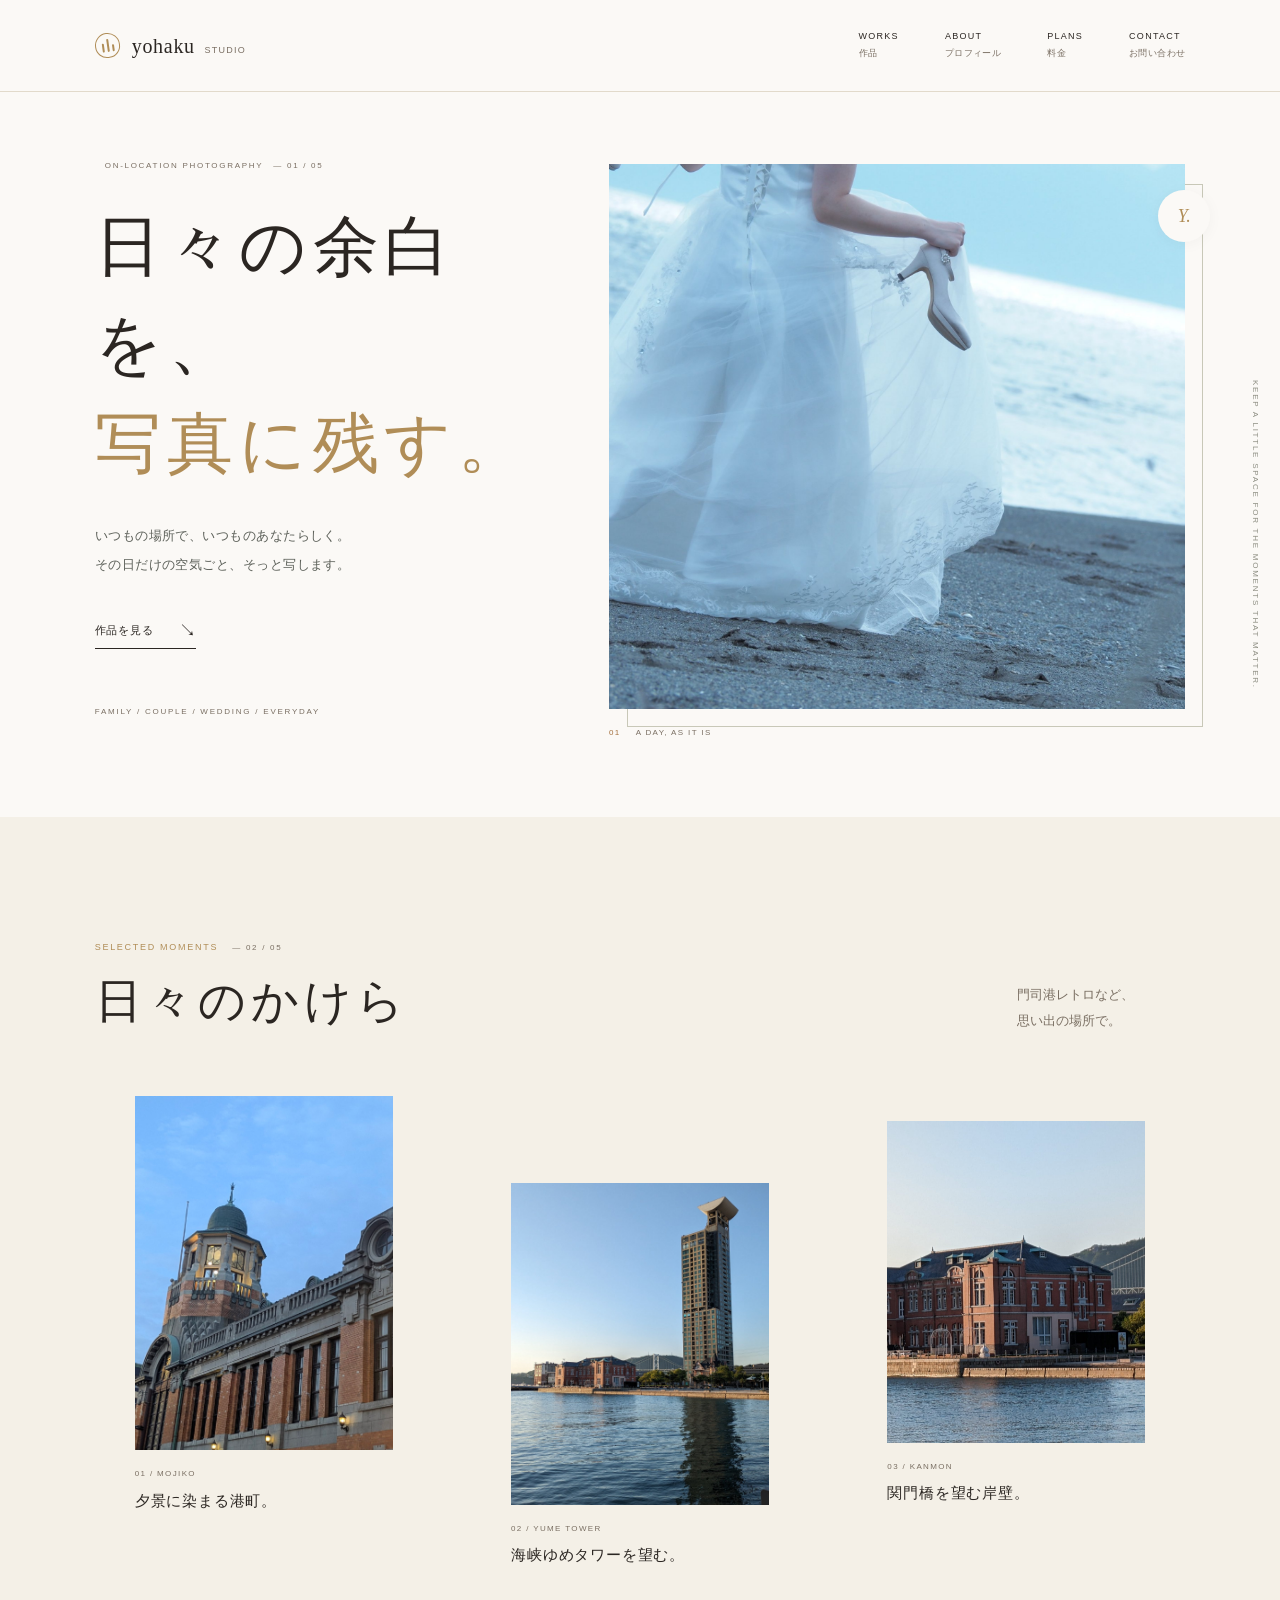
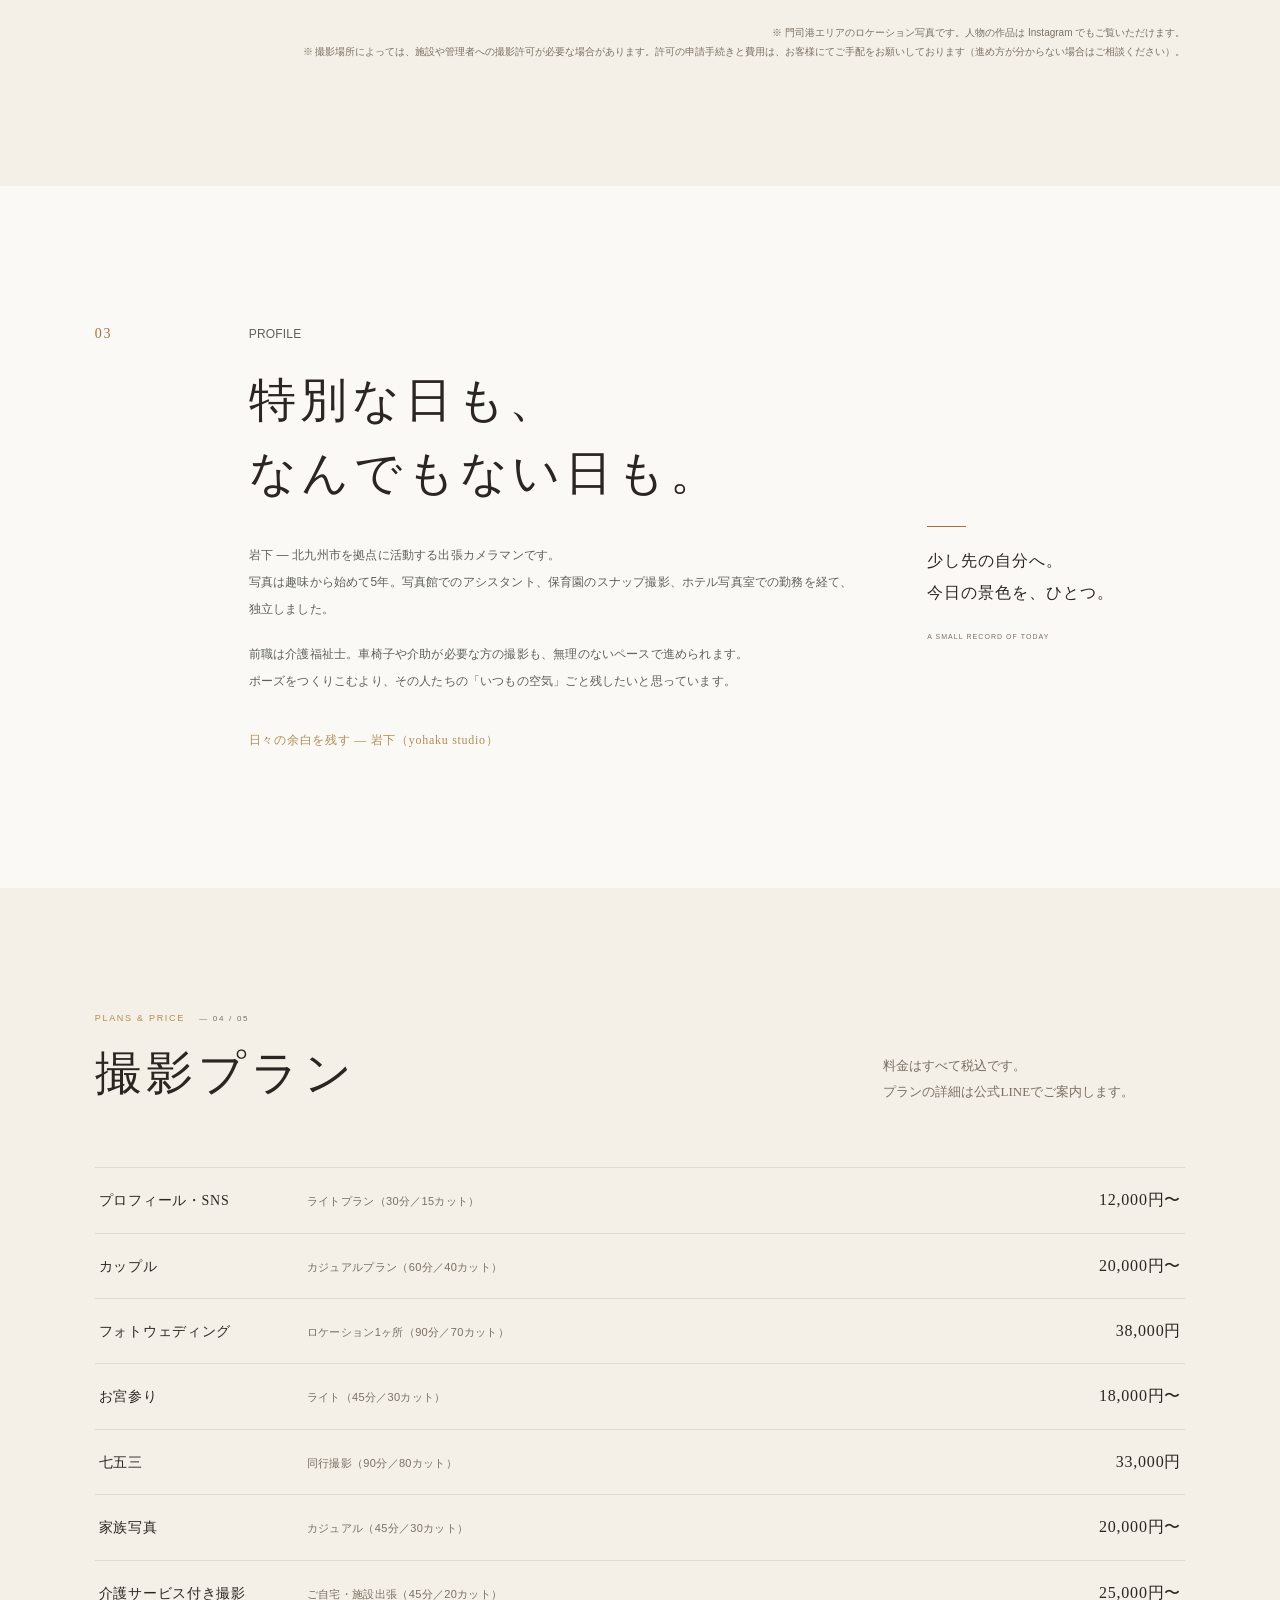
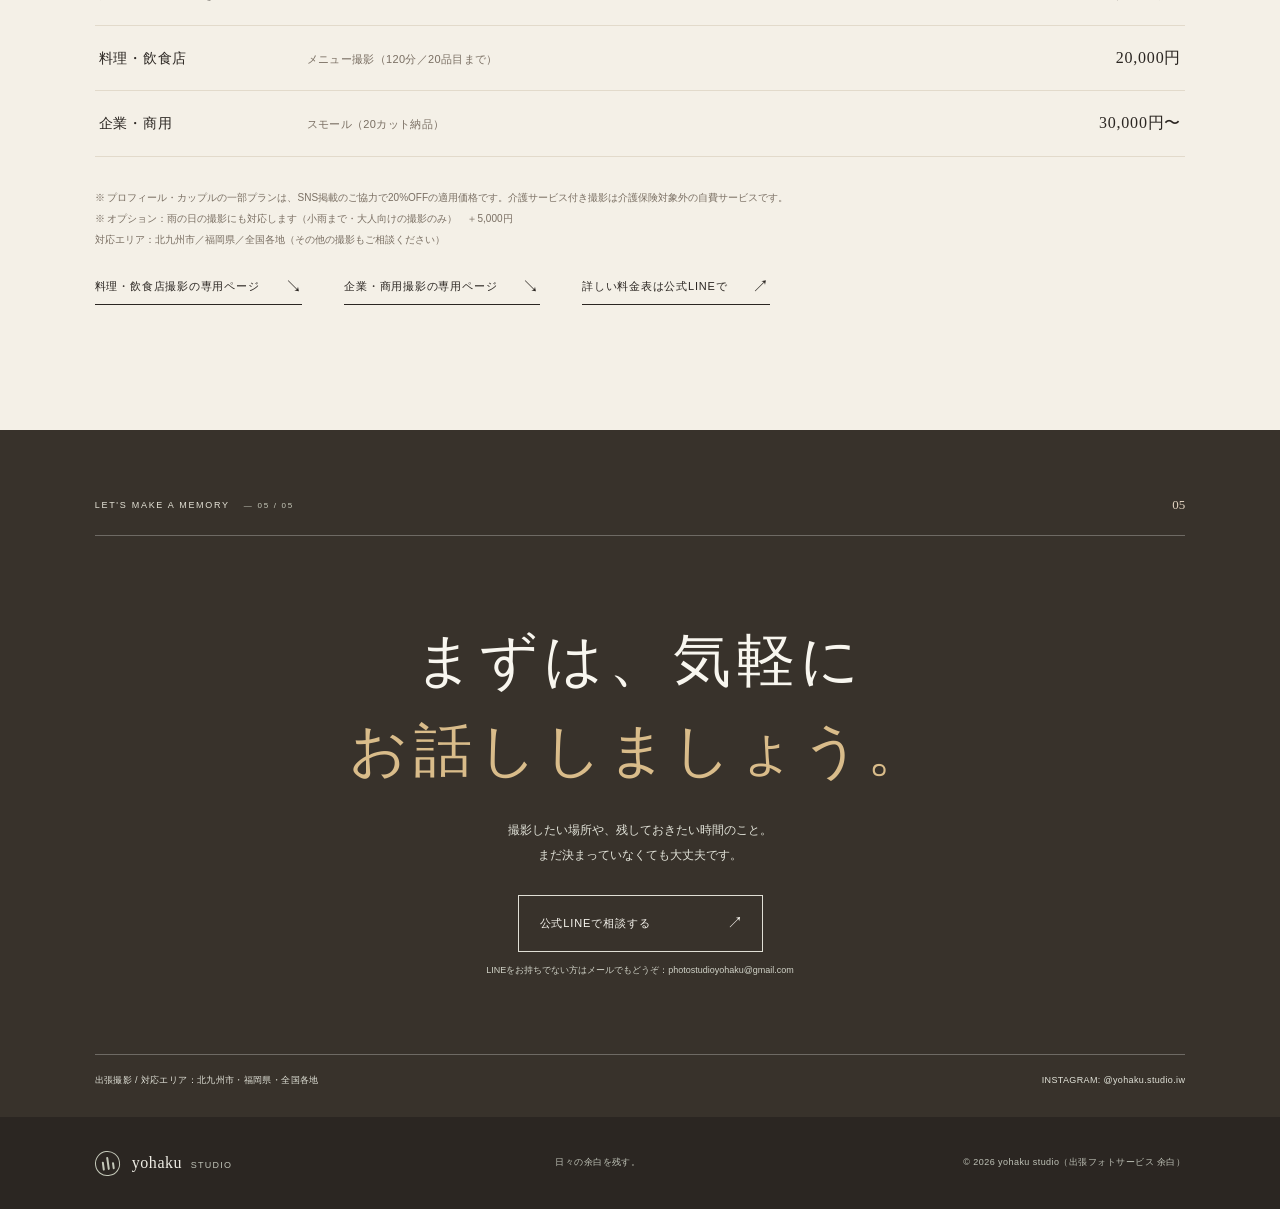
<file: index.html>
<!doctype html>
<html lang="ja">
<head>
  <meta charset="utf-8">
  <meta name="viewport" content="width=device-width, initial-scale=1">
  <meta name="theme-color" content="#fbf9f6">
  <meta name="description" content="yohaku studio（出張フォトサービス 余白）— 日々の余白を残す、北九州市の出張撮影。家族写真・フォトウェディング・七五三・お宮参り・門司港の記念撮影。">
  <title>yohaku studio — 日々の余白を残す｜出張フォトサービス 余白</title>
  <link rel="stylesheet" href="./styles.css">
</head>
<body>
  <header class="site-header">
    <a class="wordmark" href="#top" aria-label="yohaku studio ホーム">
      <span class="wordmark__symbol" aria-hidden="true"><i></i><i></i><i></i></span>
      <span class="wordmark__type">yohaku <span>studio</span></span>
    </a>
    <nav class="site-nav" aria-label="メインナビゲーション">
      <a href="#works">WORKS <span>作品</span></a>
      <a href="#about">ABOUT <span>プロフィール</span></a>
      <a href="#plans">PLANS <span>料金</span></a>
      <a href="#contact">CONTACT <span>お問い合わせ</span></a>
    </nav>
  </header>

  <main id="top">
    <section class="hero section-wrap" aria-labelledby="hero-title">
      <div class="hero__copy">
        <p class="eyebrow"><span>ON-LOCATION PHOTOGRAPHY</span><span>— 01 / 05</span></p>
        <h1 id="hero-title">日々の余白を、<br><em>写真に残す。</em></h1>
        <p class="hero__lead">いつもの場所で、いつものあなたらしく。<br>その日だけの空気ごと、そっと写します。</p>
        <a class="text-link" href="#works"><span>作品を見る</span><span class="text-link__arrow" aria-hidden="true">↘</span></a>
        <p class="hero__side-note">FAMILY / COUPLE / WEDDING / EVERYDAY</p>
      </div>
      <figure class="hero__visual">
        <img src="./images/hero-dress.jpg" alt="海辺でドレスをまとう女性のポートレート" fetchpriority="high">
        <figcaption><span>01</span> A DAY, AS IT IS</figcaption>
        <span class="hero__stamp" aria-hidden="true">Y.</span>
      </figure>
      <div class="hero__vertical" aria-hidden="true">KEEP A LITTLE SPACE FOR THE MOMENTS THAT MATTER.</div>
    </section>

    <section class="works section-wrap" id="works" aria-labelledby="works-title">
      <div class="section-heading">
        <div><p class="eyebrow">SELECTED MOMENTS <span>— 02 / 05</span></p><h2 id="works-title">日々のかけら</h2></div>
        <p class="section-heading__note">門司港レトロなど、<br>思い出の場所で。</p>
      </div>
      <div class="work-grid">
        <figure class="work-card work-card--tall">
          <div class="work-card__image"><img src="./images/work-mojiko.jpg" alt="夕景に染まる門司港・旧大阪商船" loading="lazy"></div>
          <figcaption><span>01 / MOJIKO</span><strong>夕景に染まる港町。</strong></figcaption>
        </figure>
        <figure class="work-card work-card--offset">
          <div class="work-card__image"><img src="./images/work-tower.jpg" alt="海峡ゆめタワーと関門海峡" loading="lazy"></div>
          <figcaption><span>02 / YUME TOWER</span><strong>海峡ゆめタワーを望む。</strong></figcaption>
        </figure>
        <figure class="work-card work-card--wide">
          <div class="work-card__image"><img src="./images/work-kanmon.jpg" alt="旧門司税関と関門橋" loading="lazy"></div>
          <figcaption><span>03 / KANMON</span><strong>関門橋を望む岸壁。</strong></figcaption>
        </figure>
      </div>
      <p class="works__footnote">※ 門司港エリアのロケーション写真です。人物の作品は Instagram でもご覧いただけます。<br>※ 撮影場所によっては、施設や管理者への撮影許可が必要な場合があります。許可の申請手続きと費用は、お客様にてご手配をお願いしております（進め方が分からない場合はご相談ください）。</p>
    </section>

    <section class="about section-wrap" id="about" aria-labelledby="about-title">
      <div class="about__number" aria-hidden="true">03</div>
      <div class="about__copy">
        <p class="eyebrow">PROFILE</p>
        <h2 id="about-title">特別な日も、<br>なんでもない日も。</h2>
        <p>岩下 — 北九州市を拠点に活動する出張カメラマンです。<br>写真は趣味から始めて5年。写真館でのアシスタント、保育園のスナップ撮影、ホテル写真室での勤務を経て、独立しました。</p>
        <p>前職は介護福祉士。車椅子や介助が必要な方の撮影も、無理のないペースで進められます。<br>ポーズをつくりこむより、その人たちの「いつもの空気」ごと残したいと思っています。</p>
        <span class="about__signature">日々の余白を残す — 岩下（yohaku studio）</span>
      </div>
      <div class="about__aside"><span class="about__rule"></span><p>少し先の自分へ。<br>今日の景色を、ひとつ。</p><span class="about__aside-en">A SMALL RECORD OF TODAY</span></div>
    </section>

    <section class="plans section-wrap" id="plans" aria-labelledby="plans-title">
      <div class="section-heading">
        <div><p class="eyebrow">PLANS &amp; PRICE <span>— 04 / 05</span></p><h2 id="plans-title">撮影プラン</h2></div>
        <p class="section-heading__note">料金はすべて税込です。<br>プランの詳細は公式LINEでご案内します。</p>
      </div>
      <ul class="plan-list">
        <li><span class="plan-list__genre">プロフィール・SNS</span><span class="plan-list__name">ライトプラン（30分／15カット）</span><span class="plan-list__price">12,000円〜</span></li>
        <li><span class="plan-list__genre">カップル</span><span class="plan-list__name">カジュアルプラン（60分／40カット）</span><span class="plan-list__price">20,000円〜</span></li>
        <li><span class="plan-list__genre">フォトウェディング</span><span class="plan-list__name">ロケーション1ヶ所（90分／70カット）</span><span class="plan-list__price">38,000円</span></li>
        <li><span class="plan-list__genre">お宮参り</span><span class="plan-list__name">ライト（45分／30カット）</span><span class="plan-list__price">18,000円〜</span></li>
        <li><span class="plan-list__genre">七五三</span><span class="plan-list__name">同行撮影（90分／80カット）</span><span class="plan-list__price">33,000円</span></li>
        <li><span class="plan-list__genre">家族写真</span><span class="plan-list__name">カジュアル（45分／30カット）</span><span class="plan-list__price">20,000円〜</span></li>
        <li><span class="plan-list__genre">介護サービス付き撮影</span><span class="plan-list__name">ご自宅・施設出張（45分／20カット）</span><span class="plan-list__price">25,000円〜</span></li>
        <li><span class="plan-list__genre">料理・飲食店</span><span class="plan-list__name">メニュー撮影（120分／20品目まで）</span><span class="plan-list__price">20,000円</span></li>
        <li><span class="plan-list__genre">企業・商用</span><span class="plan-list__name">スモール（20カット納品）</span><span class="plan-list__price">30,000円〜</span></li>
      </ul>
      <p class="plans__note">※ プロフィール・カップルの一部プランは、SNS掲載のご協力で20%OFFの適用価格です。介護サービス付き撮影は介護保険対象外の自費サービスです。<br>※ オプション：雨の日の撮影にも対応します（小雨まで・大人向けの撮影のみ）　＋5,000円<br>対応エリア：北九州市／福岡県／全国各地（その他の撮影もご相談ください）</p>
      <div class="page-links">
<a class="text-link" href="./food.html"><span>料理・飲食店撮影の専用ページ</span><span class="text-link__arrow" aria-hidden="true">↘</span></a>
<a class="text-link" href="./business.html"><span>企業・商用撮影の専用ページ</span><span class="text-link__arrow" aria-hidden="true">↘</span></a>
<a class="text-link" href="https://lin.ee/8RUVp25" target="_blank" rel="noopener"><span>詳しい料金表は公式LINEで</span><span class="text-link__arrow" aria-hidden="true">↗</span></a>
</div>
    </section>

    <section class="contact section-wrap" id="contact" aria-labelledby="contact-title">
      <div class="contact__top"><p class="eyebrow">LET'S MAKE A MEMORY <span>— 05 / 05</span></p><span class="contact__index">05</span></div>
      <div class="contact__content">
        <h2 id="contact-title">まずは、気軽に<br><em>お話ししましょう。</em></h2>
        <p>撮影したい場所や、残しておきたい時間のこと。<br>まだ決まっていなくても大丈夫です。</p>
        <a class="contact-button" href="https://lin.ee/8RUVp25" target="_blank" rel="noopener"><span>公式LINEで相談する</span><span aria-hidden="true">↗</span></a>
        <small>LINEをお持ちでない方はメールでもどうぞ：photostudioyohaku@gmail.com</small>
      </div>
      <div class="contact__bottom"><span>出張撮影 / 対応エリア：北九州市・福岡県・全国各地</span><span>INSTAGRAM: @yohaku.studio.iw</span></div>
    </section>
  </main>

  <footer class="site-footer">
    <a class="wordmark wordmark--footer" href="#top"><span class="wordmark__symbol" aria-hidden="true"><i></i><i></i><i></i></span><span class="wordmark__type">yohaku <span>studio</span></span></a>
    <span>日々の余白を残す。</span>
    <span>© <span id="year">2026</span> yohaku studio（出張フォトサービス 余白）</span>
  </footer>
</body>
</html>
</file>
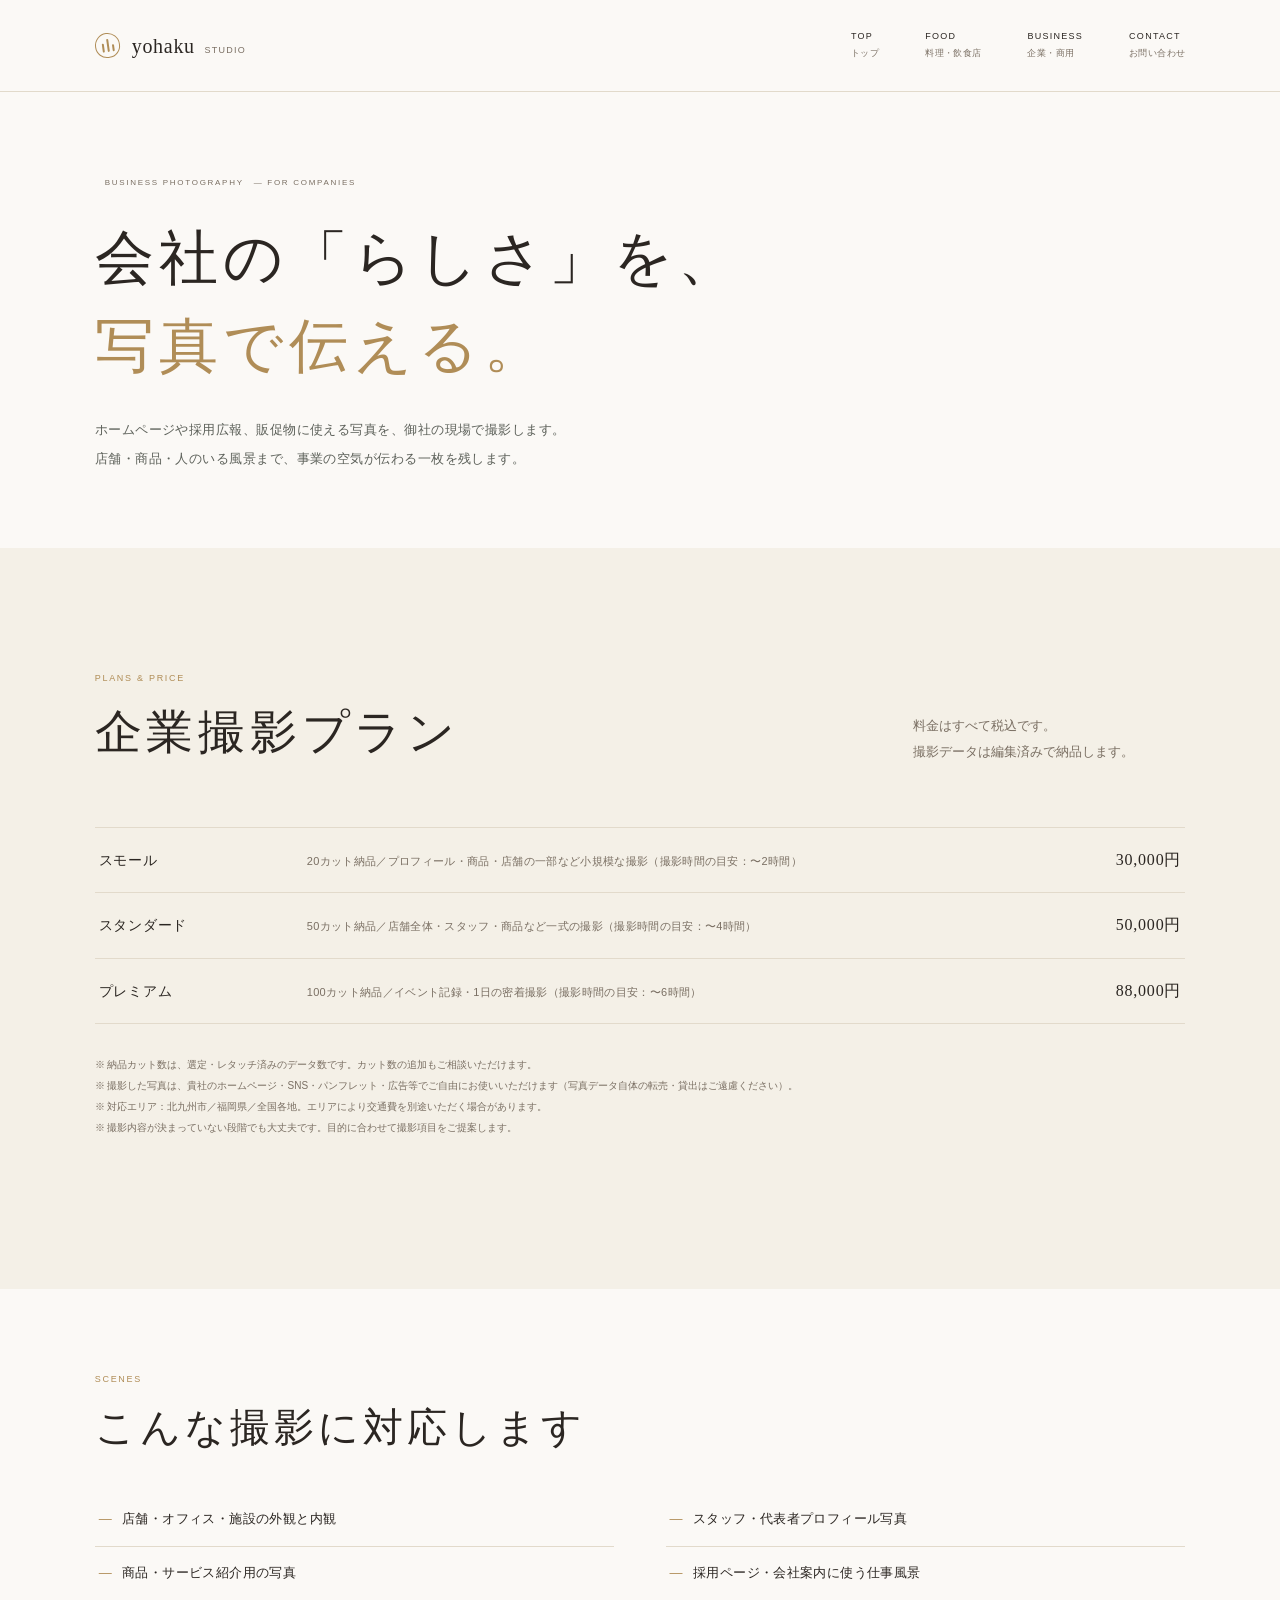
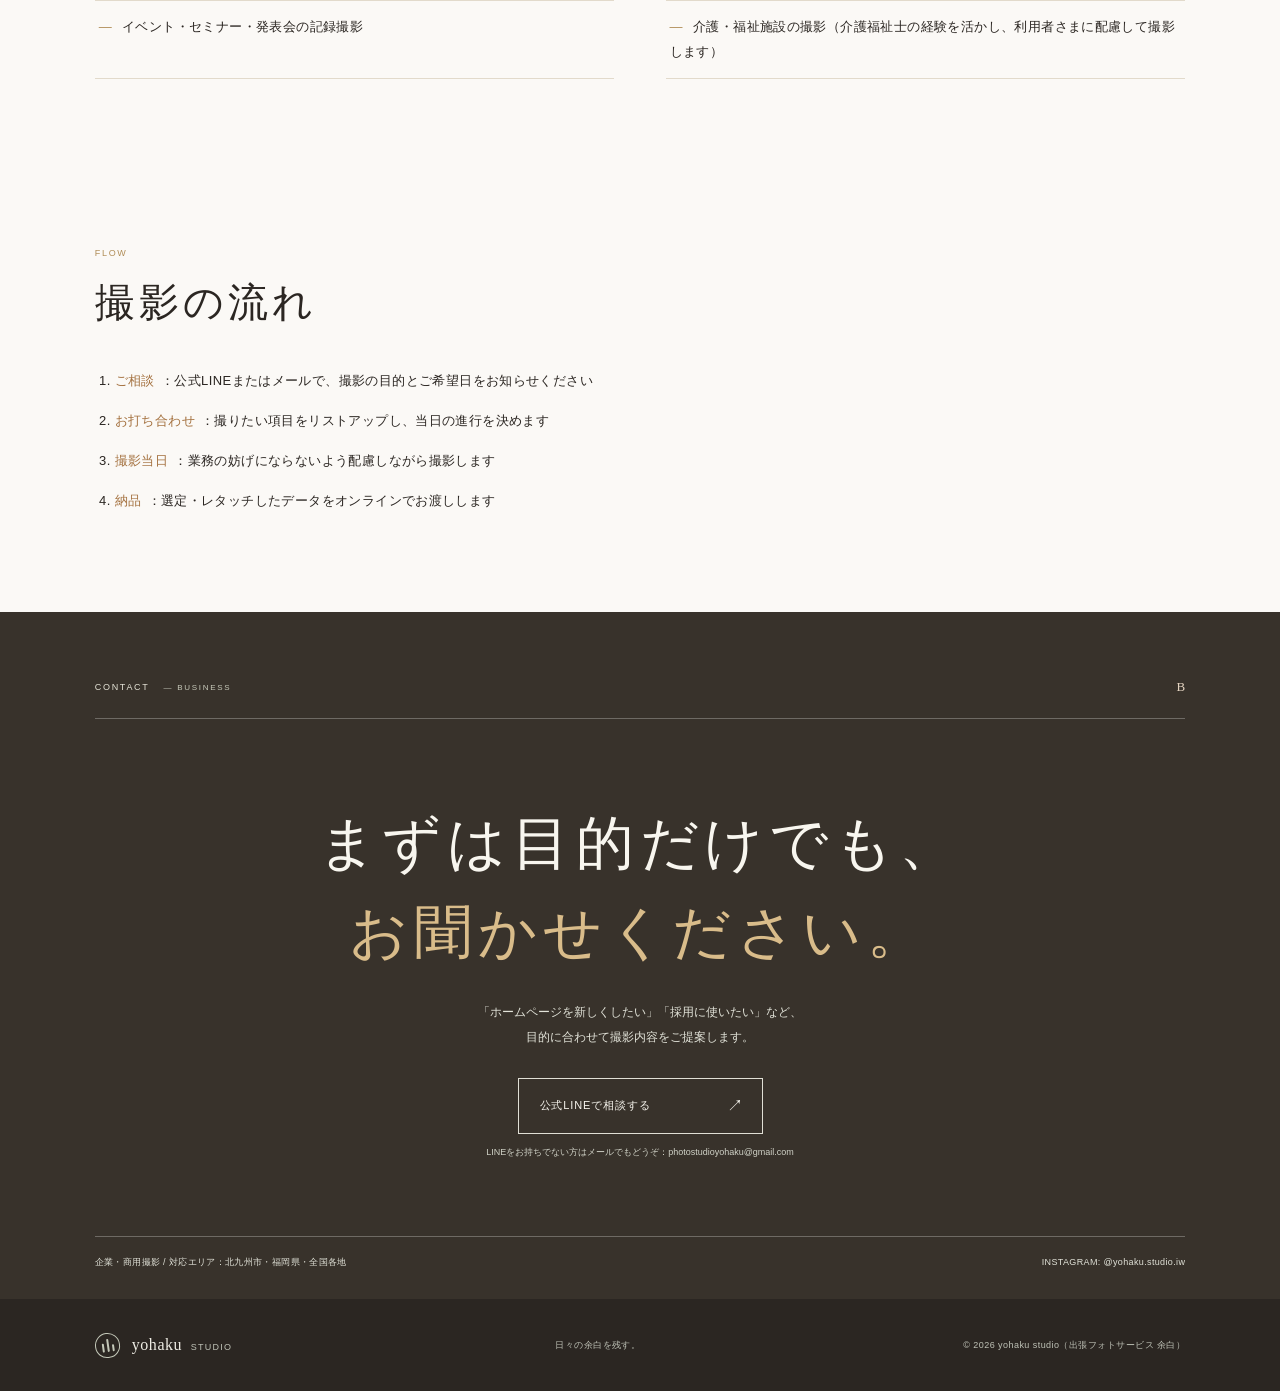
<file: business.html>
<!doctype html>
<html lang="ja">
<head>
<meta charset="utf-8">
<meta name="viewport" content="width=device-width, initial-scale=1">
<meta name="theme-color" content="#fbf9f6">
<meta name="description" content="yohaku studio（出張フォトサービス 余白）の企業・商用撮影。店舗・商品・スタッフ撮影、イベント記録など。北九州市・福岡県を中心に全国対応。">
<title>企業・商用撮影｜yohaku studio（出張フォトサービス 余白）</title>
<link rel="stylesheet" href="./styles.css">
</head>
<body>
<header class="site-header">
<a class="wordmark" href="./index.html" aria-label="yohaku studio ホーム">
<span class="wordmark__symbol" aria-hidden="true"><i></i><i></i><i></i></span>
<span class="wordmark__type">yohaku <span>studio</span></span>
</a>
<nav class="site-nav" aria-label="メインナビゲーション">
<a href="./index.html">TOP <span>トップ</span></a>
<a href="./food.html">FOOD <span>料理・飲食店</span></a>
<a href="./business.html">BUSINESS <span>企業・商用</span></a>
<a href="https://lin.ee/8RUVp25" target="_blank" rel="noopener">CONTACT <span>お問い合わせ</span></a>
</nav>
</header>

<main>
<section class="page-hero section-wrap">
<p class="eyebrow"><span>BUSINESS PHOTOGRAPHY</span><span>— FOR COMPANIES</span></p>
<h1>会社の「らしさ」を、<br><em>写真で伝える。</em></h1>
<p class="page-hero__lead">ホームページや採用広報、販促物に使える写真を、御社の現場で撮影します。<br>店舗・商品・人のいる風景まで、事業の空気が伝わる一枚を残します。</p>
</section>

<section class="plans section-wrap" aria-labelledby="biz-plans-title">
<div class="section-heading">
<div><p class="eyebrow">PLANS &amp; PRICE</p><h2 id="biz-plans-title">企業撮影プラン</h2></div>
<p class="section-heading__note">料金はすべて税込です。<br>撮影データは編集済みで納品します。</p>
</div>
<ul class="plan-list">
<li><span class="plan-list__genre">スモール</span><span class="plan-list__name">20カット納品／プロフィール・商品・店舗の一部など小規模な撮影（撮影時間の目安：〜2時間）</span><span class="plan-list__price">30,000円</span></li>
<li><span class="plan-list__genre">スタンダード</span><span class="plan-list__name">50カット納品／店舗全体・スタッフ・商品など一式の撮影（撮影時間の目安：〜4時間）</span><span class="plan-list__price">50,000円</span></li>
<li><span class="plan-list__genre">プレミアム</span><span class="plan-list__name">100カット納品／イベント記録・1日の密着撮影（撮影時間の目安：〜6時間）</span><span class="plan-list__price">88,000円</span></li>
</ul>
<p class="plans__note">※ 納品カット数は、選定・レタッチ済みのデータ数です。カット数の追加もご相談いただけます。<br>※ 撮影した写真は、貴社のホームページ・SNS・パンフレット・広告等でご自由にお使いいただけます（写真データ自体の転売・貸出はご遠慮ください）。<br>※ 対応エリア：北九州市／福岡県／全国各地。エリアにより交通費を別途いただく場合があります。<br>※ 撮影内容が決まっていない段階でも大丈夫です。目的に合わせて撮影項目をご提案します。</p>
</section>

<section class="section-wrap page-block" aria-labelledby="biz-scene-title">
<p class="eyebrow">SCENES</p>
<h2 class="page-block__title" id="biz-scene-title">こんな撮影に対応します</h2>
<ul class="feature-list">
<li>店舗・オフィス・施設の外観と内観</li>
<li>スタッフ・代表者プロフィール写真</li>
<li>商品・サービス紹介用の写真</li>
<li>採用ページ・会社案内に使う仕事風景</li>
<li>イベント・セミナー・発表会の記録撮影</li>
<li>介護・福祉施設の撮影（介護福祉士の経験を活かし、利用者さまに配慮して撮影します）</li>
</ul>
</section>

<section class="section-wrap page-block" aria-labelledby="biz-flow-title">
<p class="eyebrow">FLOW</p>
<h2 class="page-block__title" id="biz-flow-title">撮影の流れ</h2>
<ol class="flow-list">
<li><strong>ご相談</strong>：公式LINEまたはメールで、撮影の目的とご希望日をお知らせください</li>
<li><strong>お打ち合わせ</strong>：撮りたい項目をリストアップし、当日の進行を決めます</li>
<li><strong>撮影当日</strong>：業務の妨げにならないよう配慮しながら撮影します</li>
<li><strong>納品</strong>：選定・レタッチしたデータをオンラインでお渡しします</li>
</ol>
</section>

<section class="contact section-wrap" aria-labelledby="biz-contact-title">
<div class="contact__top"><p class="eyebrow">CONTACT <span>— BUSINESS</span></p><span class="contact__index">B</span></div>
<div class="contact__content">
<h2 id="biz-contact-title">まずは目的だけでも、<br><em>お聞かせください。</em></h2>
<p>「ホームページを新しくしたい」「採用に使いたい」など、<br>目的に合わせて撮影内容をご提案します。</p>
<a class="contact-button" href="https://lin.ee/8RUVp25" target="_blank" rel="noopener"><span>公式LINEで相談する</span><span aria-hidden="true">↗</span></a>
<small>LINEをお持ちでない方はメールでもどうぞ：photostudioyohaku@gmail.com</small>
</div>
<div class="contact__bottom"><span>企業・商用撮影 / 対応エリア：北九州市・福岡県・全国各地</span><span>INSTAGRAM: @yohaku.studio.iw</span></div>
</section>
</main>

<footer class="site-footer">
<a class="wordmark wordmark--footer" href="./index.html"><span class="wordmark__symbol" aria-hidden="true"><i></i><i></i><i></i></span><span class="wordmark__type">yohaku <span>studio</span></span></a>
<span>日々の余白を残す。</span>
<span>© 2026 yohaku studio（出張フォトサービス 余白）</span>
</footer>
</body>
</html>
</file>
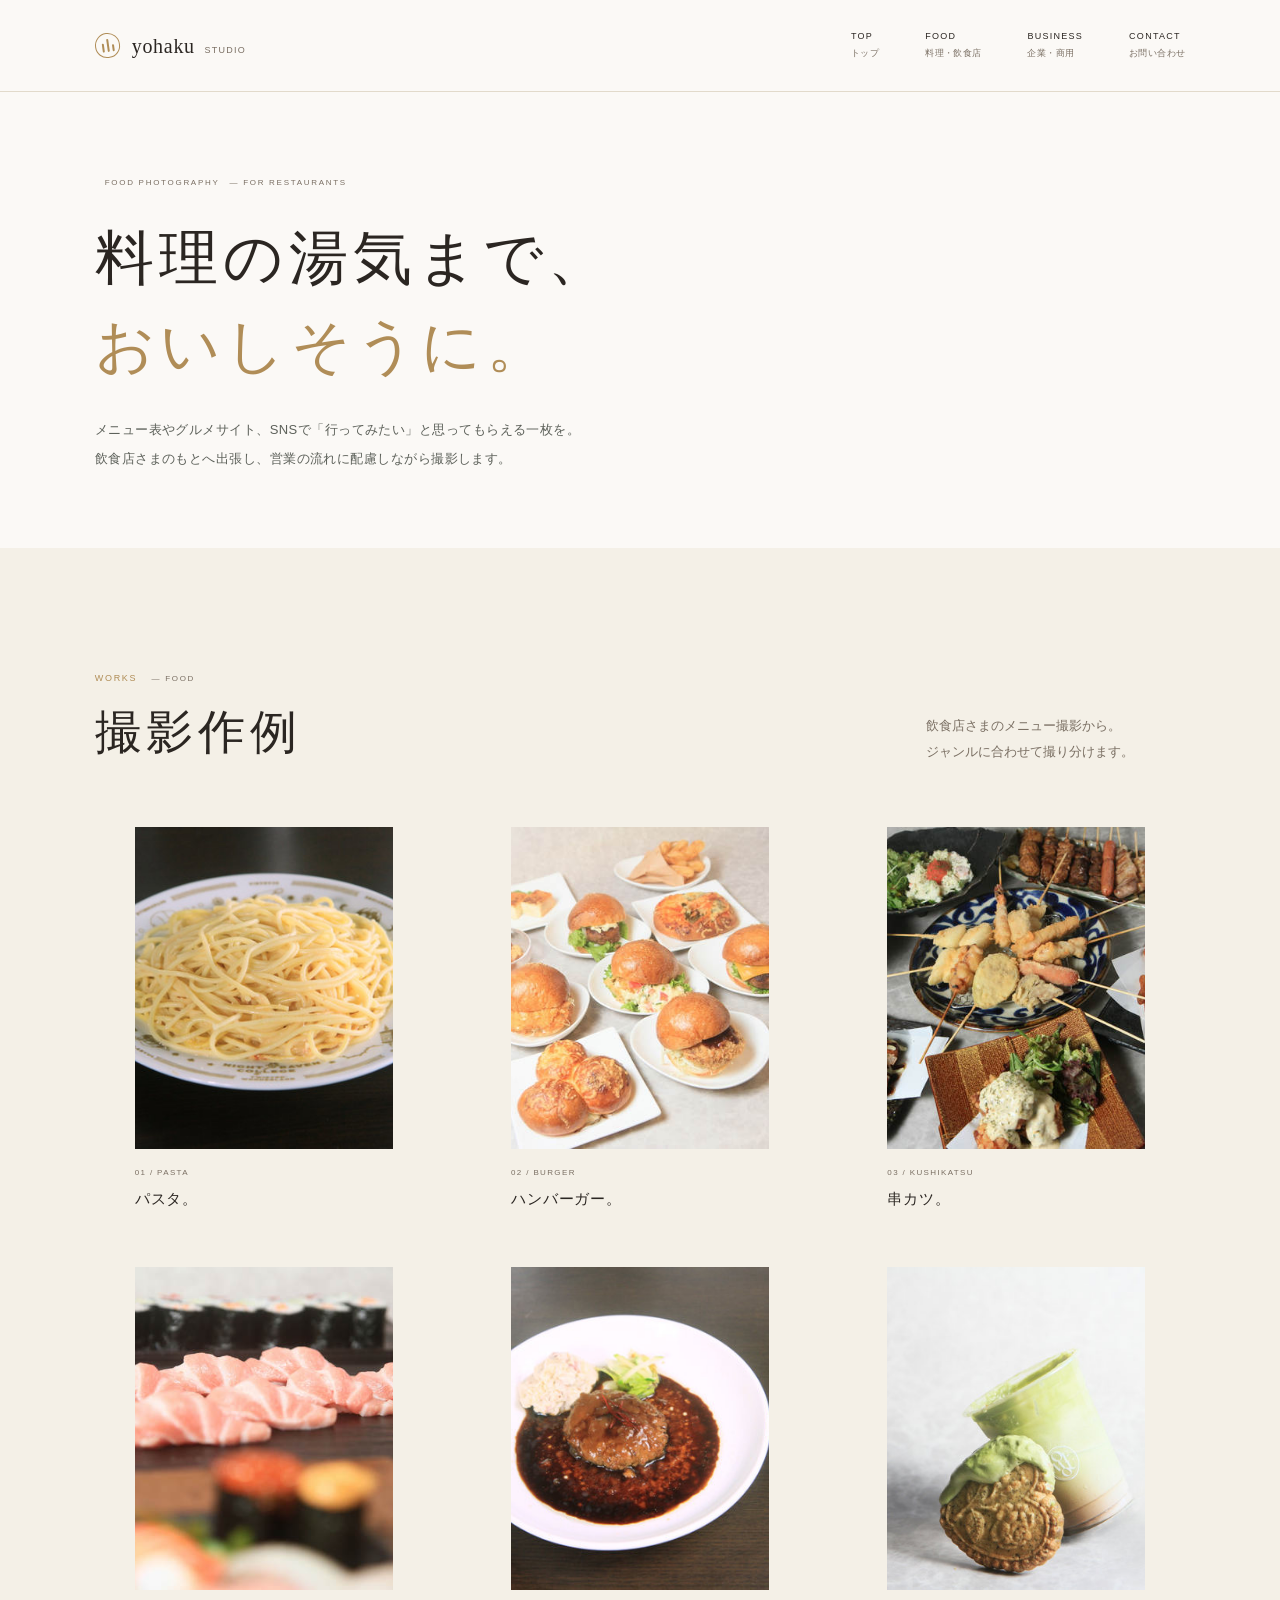
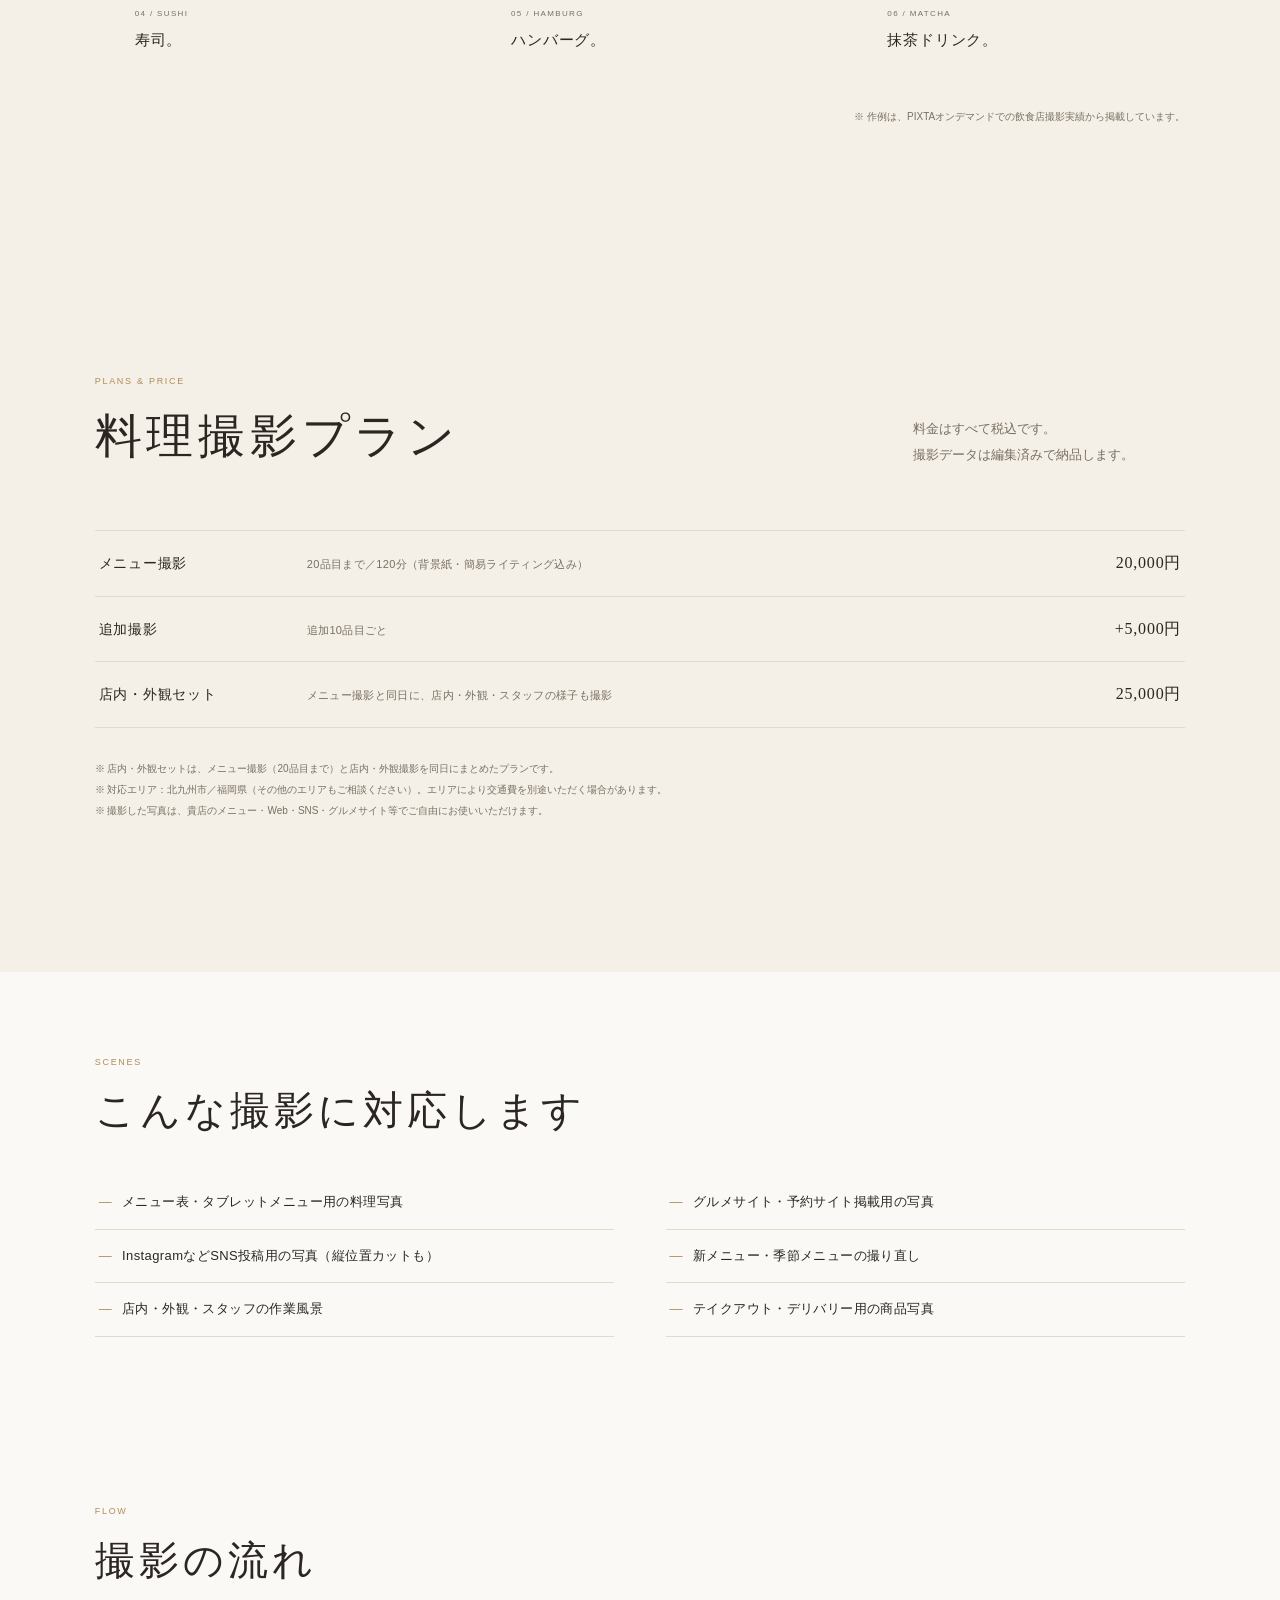
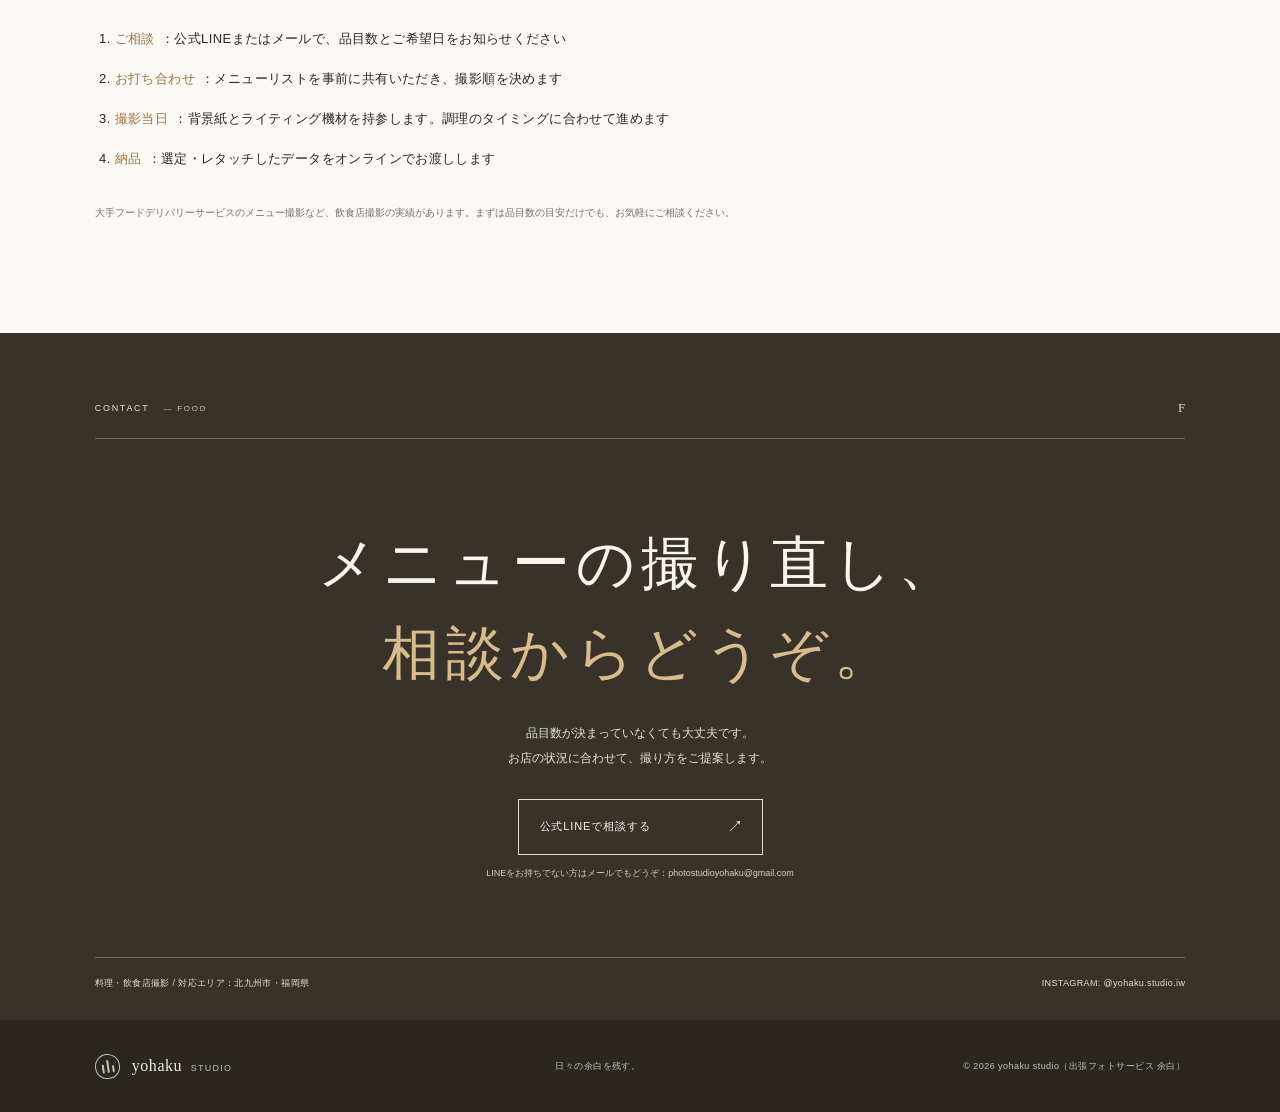
<file: food.html>
<!doctype html>
<html lang="ja">
<head>
<meta charset="utf-8">
<meta name="viewport" content="width=device-width, initial-scale=1">
<meta name="theme-color" content="#fbf9f6">
<meta name="description" content="yohaku studio（出張フォトサービス 余白）の料理・飲食店撮影。メニュー撮影20品目まで20,000円。北九州市・福岡県の飲食店さま向け出張撮影です。">
<title>料理・飲食店撮影｜yohaku studio（出張フォトサービス 余白）</title>
<link rel="stylesheet" href="./styles.css">
</head>
<body>
<header class="site-header">
<a class="wordmark" href="./index.html" aria-label="yohaku studio ホーム">
<span class="wordmark__symbol" aria-hidden="true"><i></i><i></i><i></i></span>
<span class="wordmark__type">yohaku <span>studio</span></span>
</a>
<nav class="site-nav" aria-label="メインナビゲーション">
<a href="./index.html">TOP <span>トップ</span></a>
<a href="./food.html">FOOD <span>料理・飲食店</span></a>
<a href="./business.html">BUSINESS <span>企業・商用</span></a>
<a href="https://lin.ee/8RUVp25" target="_blank" rel="noopener">CONTACT <span>お問い合わせ</span></a>
</nav>
</header>

<main>
<section class="page-hero section-wrap">
<p class="eyebrow"><span>FOOD PHOTOGRAPHY</span><span>— FOR RESTAURANTS</span></p>
<h1>料理の湯気まで、<br><em>おいしそうに。</em></h1>
<p class="page-hero__lead">メニュー表やグルメサイト、SNSで「行ってみたい」と思ってもらえる一枚を。<br>飲食店さまのもとへ出張し、営業の流れに配慮しながら撮影します。</p>
</section>

<section class="works section-wrap" aria-labelledby="food-works-title">
<div class="section-heading">
<div><p class="eyebrow">WORKS <span>— FOOD</span></p><h2 id="food-works-title">撮影作例</h2></div>
<p class="section-heading__note">飲食店さまのメニュー撮影から。<br>ジャンルに合わせて撮り分けます。</p>
</div>
<div class="work-grid">
<figure class="work-card">
<div class="work-card__image"><img src="./images/food-1.jpg" alt="パスタのメニュー撮影" loading="lazy"></div>
<figcaption><span>01 / PASTA</span><strong>パスタ。</strong></figcaption>
</figure>
<figure class="work-card">
<div class="work-card__image"><img src="./images/food-2.jpg" alt="ハンバーガーのメニュー撮影" loading="lazy"></div>
<figcaption><span>02 / BURGER</span><strong>ハンバーガー。</strong></figcaption>
</figure>
<figure class="work-card">
<div class="work-card__image"><img src="./images/food-3.jpg" alt="串カツのメニュー撮影" loading="lazy"></div>
<figcaption><span>03 / KUSHIKATSU</span><strong>串カツ。</strong></figcaption>
</figure>
<figure class="work-card">
<div class="work-card__image"><img src="./images/food-4.jpg" alt="寿司のメニュー撮影" loading="lazy"></div>
<figcaption><span>04 / SUSHI</span><strong>寿司。</strong></figcaption>
</figure>
<figure class="work-card">
<div class="work-card__image"><img src="./images/food-5.jpg" alt="ハンバーグのメニュー撮影" loading="lazy"></div>
<figcaption><span>05 / HAMBURG</span><strong>ハンバーグ。</strong></figcaption>
</figure>
<figure class="work-card">
<div class="work-card__image"><img src="./images/food-6.jpg" alt="抹茶ドリンクの商品撮影" loading="lazy"></div>
<figcaption><span>06 / MATCHA</span><strong>抹茶ドリンク。</strong></figcaption>
</figure>
</div>
<p class="works__footnote">※ 作例は、PIXTAオンデマンドでの飲食店撮影実績から掲載しています。</p>
</section>

<section class="plans section-wrap" aria-labelledby="food-plans-title">
<div class="section-heading">
<div><p class="eyebrow">PLANS &amp; PRICE</p><h2 id="food-plans-title">料理撮影プラン</h2></div>
<p class="section-heading__note">料金はすべて税込です。<br>撮影データは編集済みで納品します。</p>
</div>
<ul class="plan-list">
<li><span class="plan-list__genre">メニュー撮影</span><span class="plan-list__name">20品目まで／120分（背景紙・簡易ライティング込み）</span><span class="plan-list__price">20,000円</span></li>
<li><span class="plan-list__genre">追加撮影</span><span class="plan-list__name">追加10品目ごと</span><span class="plan-list__price">+5,000円</span></li>
<li><span class="plan-list__genre">店内・外観セット</span><span class="plan-list__name">メニュー撮影と同日に、店内・外観・スタッフの様子も撮影</span><span class="plan-list__price">25,000円</span></li>
</ul>
<p class="plans__note">※ 店内・外観セットは、メニュー撮影（20品目まで）と店内・外観撮影を同日にまとめたプランです。<br>※ 対応エリア：北九州市／福岡県（その他のエリアもご相談ください）。エリアにより交通費を別途いただく場合があります。<br>※ 撮影した写真は、貴店のメニュー・Web・SNS・グルメサイト等でご自由にお使いいただけます。</p>
</section>

<section class="section-wrap page-block" aria-labelledby="food-scene-title">
<p class="eyebrow">SCENES</p>
<h2 class="page-block__title" id="food-scene-title">こんな撮影に対応します</h2>
<ul class="feature-list">
<li>メニュー表・タブレットメニュー用の料理写真</li>
<li>グルメサイト・予約サイト掲載用の写真</li>
<li>InstagramなどSNS投稿用の写真（縦位置カットも）</li>
<li>新メニュー・季節メニューの撮り直し</li>
<li>店内・外観・スタッフの作業風景</li>
<li>テイクアウト・デリバリー用の商品写真</li>
</ul>
</section>

<section class="section-wrap page-block" aria-labelledby="food-flow-title">
<p class="eyebrow">FLOW</p>
<h2 class="page-block__title" id="food-flow-title">撮影の流れ</h2>
<ol class="flow-list">
<li><strong>ご相談</strong>：公式LINEまたはメールで、品目数とご希望日をお知らせください</li>
<li><strong>お打ち合わせ</strong>：メニューリストを事前に共有いただき、撮影順を決めます</li>
<li><strong>撮影当日</strong>：背景紙とライティング機材を持参します。調理のタイミングに合わせて進めます</li>
<li><strong>納品</strong>：選定・レタッチしたデータをオンラインでお渡しします</li>
</ol>
<p class="plans__note">大手フードデリバリーサービスのメニュー撮影など、飲食店撮影の実績があります。まずは品目数の目安だけでも、お気軽にご相談ください。</p>
</section>

<section class="contact section-wrap" aria-labelledby="food-contact-title">
<div class="contact__top"><p class="eyebrow">CONTACT <span>— FOOD</span></p><span class="contact__index">F</span></div>
<div class="contact__content">
<h2 id="food-contact-title">メニューの撮り直し、<br><em>相談からどうぞ。</em></h2>
<p>品目数が決まっていなくても大丈夫です。<br>お店の状況に合わせて、撮り方をご提案します。</p>
<a class="contact-button" href="https://lin.ee/8RUVp25" target="_blank" rel="noopener"><span>公式LINEで相談する</span><span aria-hidden="true">↗</span></a>
<small>LINEをお持ちでない方はメールでもどうぞ：photostudioyohaku@gmail.com</small>
</div>
<div class="contact__bottom"><span>料理・飲食店撮影 / 対応エリア：北九州市・福岡県</span><span>INSTAGRAM: @yohaku.studio.iw</span></div>
</section>
</main>

<footer class="site-footer">
<a class="wordmark wordmark--footer" href="./index.html"><span class="wordmark__symbol" aria-hidden="true"><i></i><i></i><i></i></span><span class="wordmark__type">yohaku <span>studio</span></span></a>
<span>日々の余白を残す。</span>
<span>© 2026 yohaku studio（出張フォトサービス 余白）</span>
</footer>
</body>
</html>
</file>
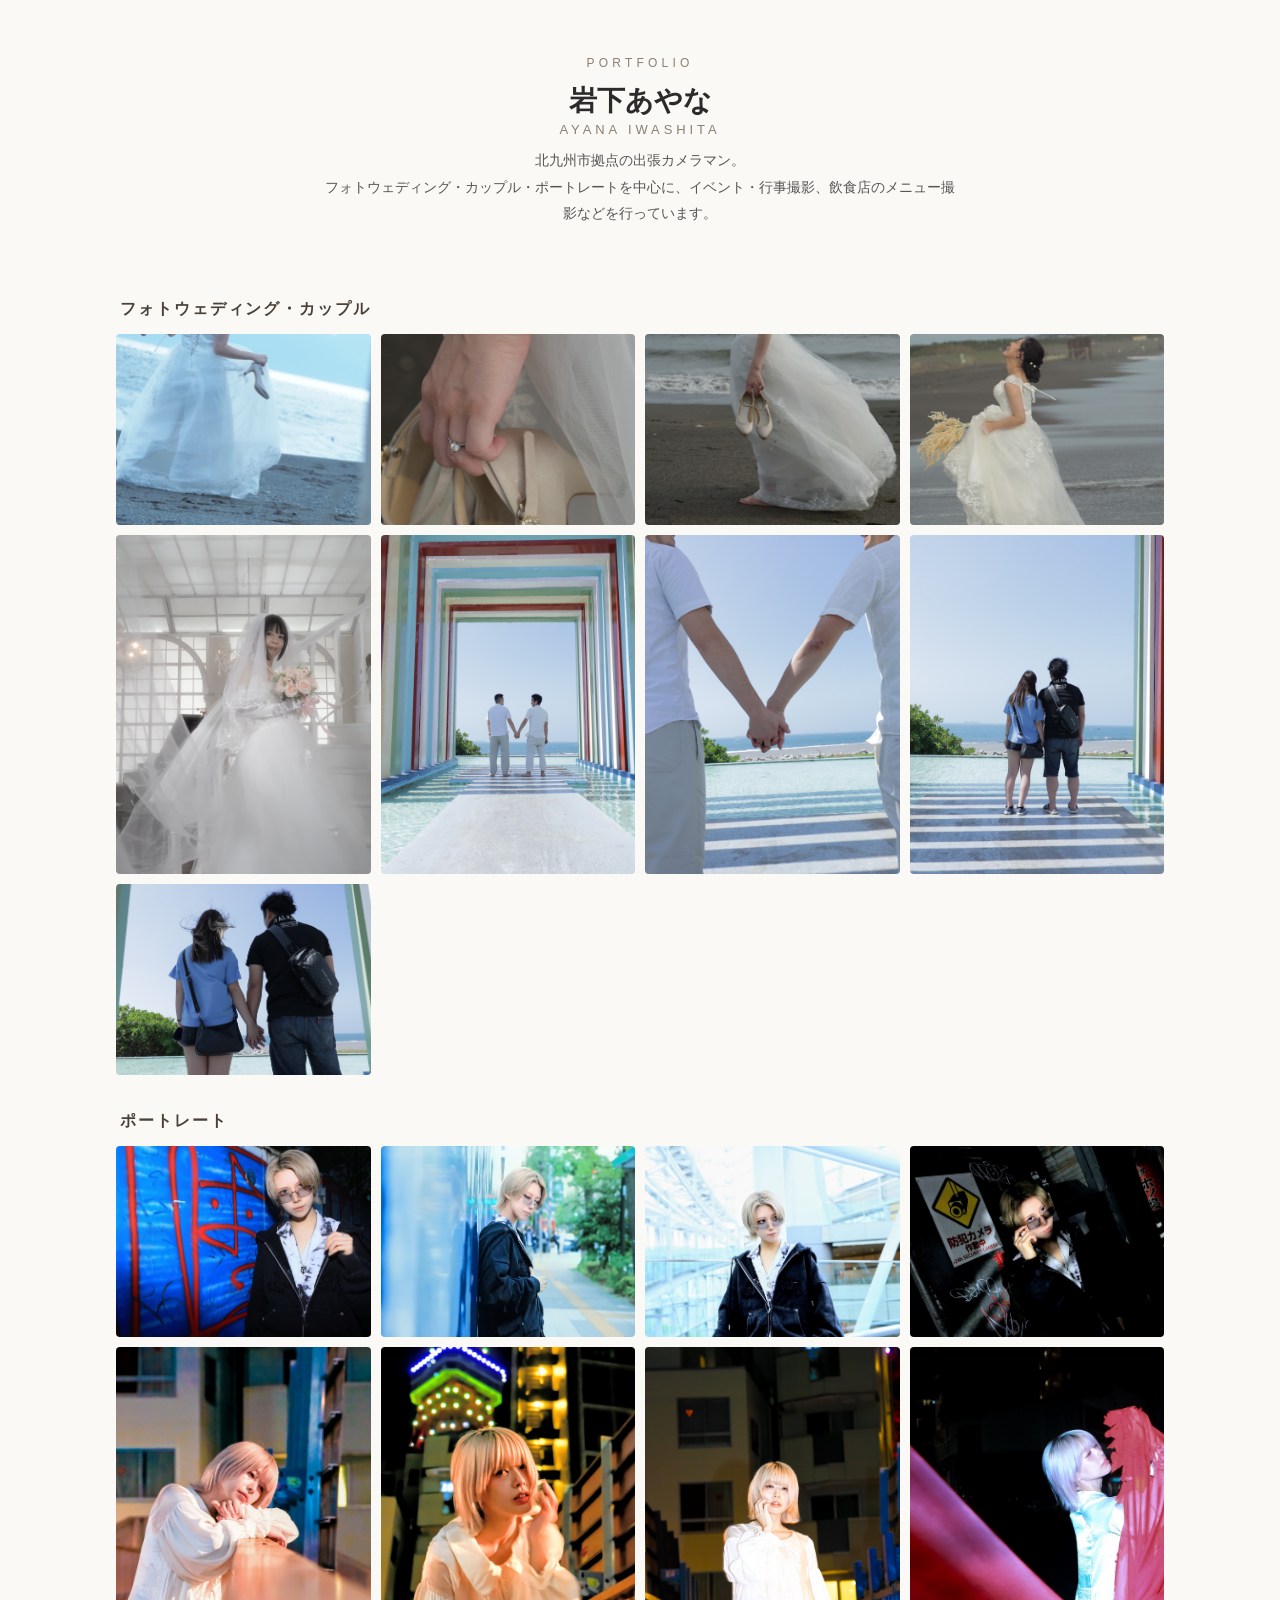
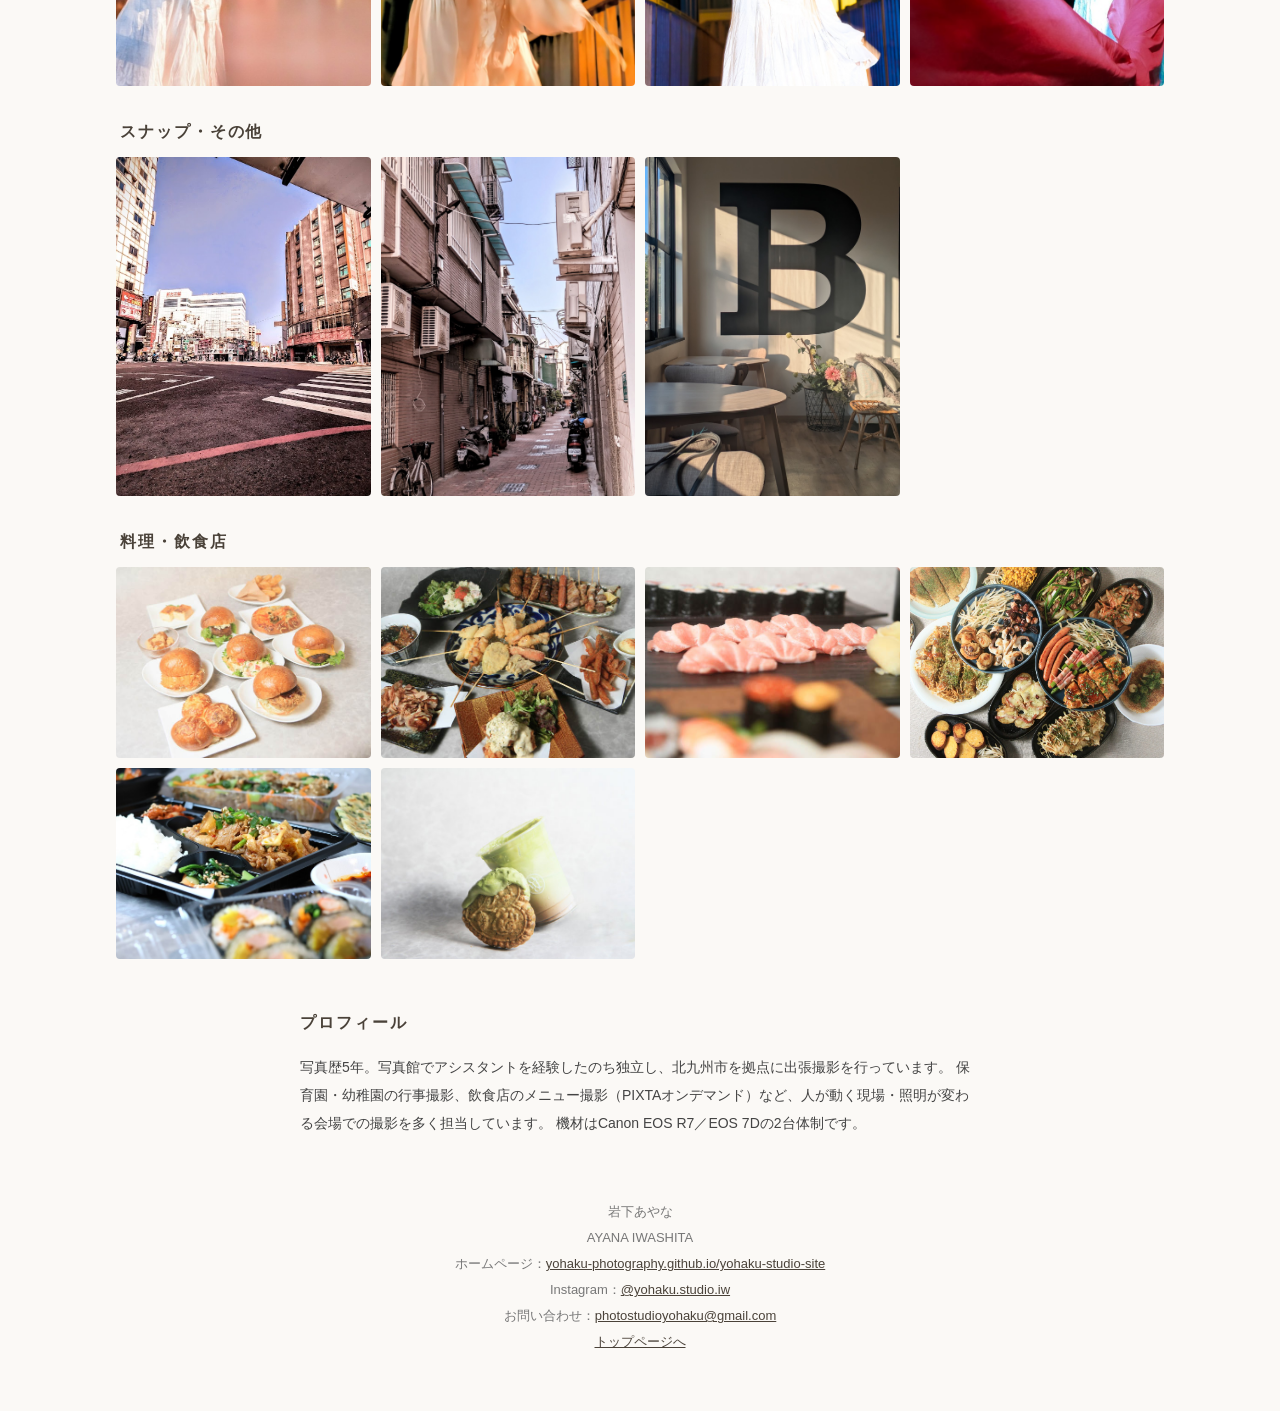
<file: portfolio.html>
<!doctype html>
<html lang="ja">
<head>
<meta charset="utf-8">
<meta name="viewport" content="width=device-width, initial-scale=1">
<meta name="description" content="岩下あやな（AYANA IWASHITA）のポートフォリオ。フォトウェディング、カップル、ポートレート、イベント・行事撮影、料理撮影の作例。">
<title>Portfolio｜岩下あやな — AYANA IWASHITA</title>
<style>
  :root { color-scheme: light; }
  * { box-sizing: border-box; }
  body { margin: 0; font-family: "Hiragino Kaku Gothic ProN", "Yu Gothic", sans-serif; background: #fbf9f6; color: #2b2b2b; }
  header { padding: 56px 20px 8px; text-align: center; }
  header .en { letter-spacing: .35em; font-size: 12px; color: #8a7f72; text-transform: uppercase; }
  h1 { font-size: 28px; margin: 12px 0 2px; font-weight: 600; }
  .romaji { letter-spacing: .3em; font-size: 13px; color: #8a7f72; margin-bottom: 10px; }
  header p { margin: 0 auto; max-width: 640px; line-height: 1.9; font-size: 14px; color: #555; }
  main { max-width: 1080px; margin: 0 auto; padding: 28px 16px 8px; }
  h2 { font-size: 16px; letter-spacing: .12em; margin: 36px 4px 14px; color: #4a4239; }
  .grid { display: grid; grid-template-columns: repeat(auto-fill, minmax(240px, 1fr)); gap: 10px; }
  .grid img { width: 100%; height: 100%; object-fit: cover; display: block; border-radius: 4px; aspect-ratio: 4 / 3; }
  .grid img.tall { aspect-ratio: 3 / 4; }
  section.profile { max-width: 720px; margin: 48px auto 0; padding: 0 20px; line-height: 2; font-size: 14px; color: #444; }
  section.profile h2 { margin-left: 0; }
  footer { text-align: center; padding: 40px 20px 56px; font-size: 13px; color: #777; line-height: 2; }
  footer a { color: #4a4239; }
</style>
</head>
<body>
<header>
  <div class="en">Portfolio</div>
  <h1>岩下あやな</h1>
  <div class="romaji">AYANA IWASHITA</div>
  <p>北九州市拠点の出張カメラマン。<br>
  フォトウェディング・カップル・ポートレートを中心に、イベント・行事撮影、飲食店のメニュー撮影などを行っています。</p>
</header>
<main>
  <h2>フォトウェディング・カップル</h2>
  <div class="grid">
    <img src="./images/hero-dress.jpg" alt="フォトウェディング作例">
    <img src="./images/portfolio/pf02.jpg" alt="フォトウェディング作例">
    <img src="./images/portfolio/pf03.jpg" alt="フォトウェディング作例">
    <img src="./images/portfolio/pf04.jpg" alt="フォトウェディング作例">
    <img class="tall" src="./images/portfolio/pf06.jpg" alt="フォトウェディング作例">
    <img class="tall" src="./images/portfolio/pf07.jpg" alt="カップルフォト作例">
    <img src="./images/portfolio/pf08.jpg" alt="カップルフォト作例">
    <img src="./images/portfolio/pf09.jpg" alt="カップルフォト作例">
    <img src="./images/portfolio/pf10.jpg" alt="カップルフォト作例">
  </div>
  <h2>ポートレート</h2>
  <div class="grid">
    <img src="./images/portfolio/pf14.jpg" alt="ポートレート作例">
    <img src="./images/portfolio/pf15.jpg" alt="ポートレート作例">
    <img src="./images/portfolio/pf16.jpg" alt="ポートレート作例">
    <img src="./images/portfolio/pf17.jpg" alt="ポートレート作例">
    <img src="./images/portfolio/pf19.jpg" alt="夜景ポートレート作例">
    <img class="tall" src="./images/portfolio/pf20.jpg" alt="夜景ポートレート作例">
    <img class="tall" src="./images/portfolio/pf21.jpg" alt="夜景ポートレート作例">
    <img src="./images/portfolio/pf23.jpg" alt="夜景ポートレート作例">
  </div>
  <h2>スナップ・その他</h2>
  <div class="grid">
    <img class="tall" src="./images/portfolio/pf12.jpg" alt="スナップ作例">
    <img class="tall" src="./images/portfolio/pf13.jpg" alt="スナップ作例">
    <img class="tall" src="./images/portfolio/pf18.jpg" alt="店内撮影作例">
  </div>
  <h2>料理・飲食店</h2>
  <div class="grid">
    <img src="./images/food-2.jpg" alt="料理撮影作例">
    <img src="./images/food-3.jpg" alt="料理撮影作例">
    <img src="./images/food-4.jpg" alt="料理撮影作例">
    <img src="./images/portfolio/food_new_spread.jpg" alt="料理撮影作例">
    <img src="./images/portfolio/food_new_korean.jpg" alt="料理撮影作例">
    <img src="./images/food-6.jpg" alt="料理撮影作例">
  </div>
  <section class="profile">
    <h2>プロフィール</h2>
    <p>写真歴5年。写真館でアシスタントを経験したのち独立し、北九州市を拠点に出張撮影を行っています。
    保育園・幼稚園の行事撮影、飲食店のメニュー撮影（PIXTAオンデマンド）など、人が動く現場・照明が変わる会場での撮影を多く担当しています。
    機材はCanon EOS R7／EOS 7Dの2台体制です。</p>
  </section>
</main>
<footer>
  岩下あやな<br>
  AYANA IWASHITA<br>
  ホームページ：<a href="https://yohaku-photography.github.io/yohaku-studio-site/">yohaku-photography.github.io/yohaku-studio-site</a><br>
  Instagram：<a href="https://www.instagram.com/yohaku.studio.iw" target="_blank" rel="noopener">@yohaku.studio.iw</a><br>
  お問い合わせ：<a href="mailto:photostudioyohaku@gmail.com">photostudioyohaku@gmail.com</a><br>
  <a href="./index.html">トップページへ</a>
</footer>
</body>
</html>
</file>
<file: styles.css>
@charset "UTF-8";

/* 色を変えるときは、この :root の値を編集してください。 */
:root {
  --paper: #fbf9f6;
  --paper-deep: #f0eadf;
  --ink: #2b2622;
  --muted: #7a6f63;
  --moss: #b08d57;
  --clay: #a4713f;
  --line: #e2dacb;
  --serif: "Yu Mincho", "Hiragino Mincho ProN", "Noto Serif JP", "MS PMincho", serif;
  --sans: "Hiragino Kaku Gothic ProN", "Noto Sans JP", "Yu Gothic", Meiryo, sans-serif;
  --page-gutter: clamp(22px, 7.4vw, 112px);
}

* { box-sizing: border-box; }
html { scroll-behavior: smooth; }
body { margin: 0; background: var(--paper); color: var(--ink); font-family: var(--sans); font-size: 15px; line-height: 1.9; -webkit-font-smoothing: antialiased; }
img { display: block; width: 100%; height: 100%; object-fit: cover; }
a { color: inherit; text-decoration: none; }
::selection { color: #fff; background: var(--moss); }

.sample-note { min-height: 31px; padding: 4px 20px; display: flex; align-items: center; justify-content: center; gap: 9px; background: var(--moss); color: #fff; font-size: 10px; letter-spacing: .08em; text-align: center; }
.sample-note__dot { width: 5px; height: 5px; border-radius: 50%; background: #e8c7a9; }
.site-header { height: 92px; padding: 0 var(--page-gutter); display: flex; justify-content: space-between; align-items: center; border-bottom: 1px solid var(--line); }
.wordmark { display: inline-flex; align-items: center; gap: 12px; }
.wordmark__type { font-family: var(--serif); font-size: 20px; letter-spacing: .035em; line-height: 1; }
.wordmark__type span { font-family: var(--sans); font-size: 9px; text-transform: uppercase; letter-spacing: .14em; color: var(--muted); margin-left: 4px; }
.wordmark__symbol { width: 25px; height: 25px; display: inline-flex; justify-content: center; align-items: flex-end; gap: 3px; border: 1px solid var(--moss); border-radius: 50% 50% 48% 48%; padding: 5px; transform: rotate(-8deg); }
.wordmark__symbol i { display: block; width: 2px; height: 9px; background: var(--moss); border-radius: 2px; }
.wordmark__symbol i:nth-child(2) { height: 13px; }
.wordmark__symbol i:nth-child(3) { height: 7px; }
.site-nav { display: flex; gap: clamp(20px, 3.6vw, 52px); align-items: center; }
.site-nav a { font-size: 9px; letter-spacing: .14em; line-height: 1.3; }
.site-nav a span { display: block; margin-top: 5px; color: var(--muted); font-size: 9px; letter-spacing: .04em; }
.site-nav a:hover, .text-link:hover { color: var(--clay); }

.section-wrap { padding-left: var(--page-gutter); padding-right: var(--page-gutter); }
.hero { min-height: 690px; display: grid; grid-template-columns: minmax(280px, .87fr) minmax(380px, 1.13fr); position: relative; align-items: center; padding-top: 55px; padding-bottom: 98px; gap: 5.5vw; }
.hero__copy { position: relative; z-index: 1; padding-top: 12px; }
.eyebrow { margin: 0 0 26px; color: var(--moss); font-size: 9px; line-height: 1.4; letter-spacing: .19em; }
.eyebrow span { margin-left: 10px; color: var(--muted); font-size: 8px; }
h1, h2, p, figure { margin-top: 0; }
.hero h1 { margin: 0; font-family: var(--serif); font-weight: 400; font-size: clamp(42px, 5.15vw, 72px); line-height: 1.5; letter-spacing: .09em; }
h1 em, h2 em { color: var(--moss); font-style: normal; }
.hero__lead { margin: 27px 0 35px; color: #5d615a; font-size: 13px; line-height: 2.25; letter-spacing: .035em; }
.text-link { display: inline-flex; align-items: center; gap: 25px; padding-bottom: 7px; border-bottom: 1px solid var(--ink); font-size: 11px; letter-spacing: .07em; transition: color .2s ease; }
.text-link__arrow { font-size: 17px; line-height: 1; }
.hero__side-note { margin: 55px 0 0; color: var(--muted); font-size: 8px; letter-spacing: .22em; }
.hero__visual { position: relative; width: min(100%, 610px); height: clamp(380px, 43vw, 545px); margin: 8px 0 0 auto; }
.hero__visual::before { content: ""; position: absolute; inset: 20px -18px -18px 18px; border: 1px solid #c8c8b8; z-index: -1; }
.hero__visual img { object-position: center 48%; }
.hero__visual figcaption { position: absolute; bottom: -31px; left: 0; color: var(--muted); font-size: 8px; letter-spacing: .17em; }
.hero__visual figcaption span { color: var(--clay); margin-right: 12px; }
.hero__stamp { position: absolute; right: -25px; top: 26px; width: 52px; height: 52px; display: grid; place-items: center; border-radius: 50%; background: var(--paper); color: var(--moss); font-family: var(--serif); font-size: 18px; font-style: italic; box-shadow: 0 2px 15px #0000000a; }
.hero__vertical { position: absolute; right: 17px; bottom: 128px; writing-mode: vertical-rl; color: #8d8e82; font-size: 8px; letter-spacing: .22em; }

.works { padding-top: 124px; padding-bottom: 125px; background: #f4f0e7; }
.section-heading { display: flex; align-items: flex-end; justify-content: space-between; margin-bottom: 57px; }
.section-heading .eyebrow { margin-bottom: 12px; }
.section-heading h2, .about h2, .contact h2 { margin: 0; font-family: var(--serif); font-size: clamp(32px, 3.7vw, 48px); line-height: 1.55; font-weight: 400; letter-spacing: .1em; }
.section-heading__note { margin: 0 4vw 5px 0; color: var(--muted); font-family: var(--serif); font-size: 13px; line-height: 2; }
.work-grid { display: grid; grid-template-columns: 1fr 1fr 1fr; gap: clamp(18px, 3vw, 44px); align-items: start; }
.work-card { min-width: 0; }
.work-card--offset { margin-top: 87px; }
.work-card--wide { margin-top: 25px; }
.work-card__image { position: relative; overflow: hidden; background: var(--paper-deep); aspect-ratio: 4 / 5; }
.work-card--wide .work-card__image { aspect-ratio: 4 / 5; }
.work-card--tall .work-card__image { aspect-ratio: 4 / 5.5; }
.work-card--offset .work-card__image { aspect-ratio: 4 / 5; }
.work-card__image img { transition: transform .65s cubic-bezier(.2,.7,.2,1); }
.work-card:hover .work-card__image img { transform: scale(1.035); }
.sample-tag { position: absolute; top: 13px; left: 13px; padding: 3px 8px; background: #f5f3ece8; color: var(--moss); font-size: 8px; letter-spacing: .17em; }
.work-card figcaption { display: flex; flex-direction: column; gap: 5px; padding-top: 16px; }
.work-card figcaption span { color: var(--muted); font-size: 8px; letter-spacing: .17em; }
.work-card figcaption strong { font-family: var(--serif); font-size: 15px; font-weight: 400; letter-spacing: .055em; }
.works__footnote { margin: 38px 0 0; color: var(--muted); font-size: 10px; text-align: right; }

.about { min-height: 610px; padding-top: 135px; padding-bottom: 135px; display: grid; grid-template-columns: 90px minmax(0, 1fr) minmax(170px, .42fr); gap: clamp(25px, 5vw, 75px); align-items: start; }
.about__number { color: var(--clay); font-family: var(--serif); font-size: 14px; letter-spacing: .13em; }
.about__copy .eyebrow { margin: 0 0 16px; }
.about__copy h2 { margin-bottom: 31px; }
.about__copy > p { max-width: 610px; margin-bottom: 18px; color: #5d615a; font-size: 12px; line-height: 2.25; letter-spacing: .015em; }
.about__signature { display: inline-block; margin-top: 16px; color: var(--moss); font-family: var(--serif); font-size: 12px; letter-spacing: .06em; }
.about__aside { margin-top: 205px; }
.about__rule { display: block; width: 39px; height: 1px; background: var(--clay); margin-bottom: 18px; }
.about__aside p { margin-bottom: 11px; font-family: var(--serif); font-size: 16px; line-height: 2; letter-spacing: .06em; }
.about__aside-en { color: var(--muted); font-size: 7px; letter-spacing: .15em; }

.contact { position: relative; padding-top: 63px; padding-bottom: 28px; background: #38322b; color: #f8f6ef; }
.contact__top { display: flex; align-items: center; justify-content: space-between; border-bottom: 1px solid #ffffff45; padding-bottom: 18px; }
.contact__top .eyebrow { margin: 0; color: #e5e3d7; }
.contact__top .eyebrow span { color: #c8cabb; }
.contact__index { font-family: var(--serif); font-size: 13px; color: #e3d3c0; }
.contact__content { padding: 80px 0 75px; text-align: center; }
.contact h2 { font-size: clamp(36px, 4.6vw, 58px); }
.contact h2 em { color: #d9bc8a; }
.contact__content > p { margin: 22px 0 27px; color: #e2e3d9; font-size: 12px; line-height: 2.1; }
.contact-button { min-width: 245px; display: inline-flex; justify-content: space-between; align-items: center; padding: 12px 18px 12px 21px; border: 1px solid #e0dfd5; font-size: 11px; letter-spacing: .08em; transition: background .2s ease, color .2s ease; }
.contact-button:hover { background: var(--paper); color: #38322b; }
.contact-button span:last-child { font-size: 16px; }
.contact__content small { display: block; margin-top: 10px; color: #d0d2c7; font-size: 9px; }
.contact__bottom { display: flex; justify-content: space-between; gap: 20px; padding-top: 17px; border-top: 1px solid #ffffff45; color: #e1e2d8; font-size: 9px; letter-spacing: .04em; }
.site-footer { min-height: 92px; padding: 20px var(--page-gutter); display: flex; align-items: center; justify-content: space-between; gap: 20px; background: #2b2622; color: #eeece4; }
.wordmark--footer .wordmark__symbol { border-color: #c4c8b9; }
.wordmark--footer .wordmark__symbol i { background: #c4c8b9; }
.wordmark--footer .wordmark__type { font-size: 16px; }
.wordmark--footer .wordmark__type span { color: #bfc2b7; }
.site-footer > span { color: #bfc2b7; font-size: 9px; letter-spacing: .05em; }


/* 撮影プラン */
.plans { padding-top: 124px; padding-bottom: 125px; background: #f4f0e7; }
.plan-list { list-style: none; margin: 0; padding: 0; border-top: 1px solid var(--line); }
.plan-list li { display: grid; grid-template-columns: 190px 1fr auto; align-items: baseline; gap: 18px; padding: 17px 4px; border-bottom: 1px solid var(--line); }
.plan-list__genre { font-family: var(--serif); font-size: 14px; letter-spacing: .05em; }
.plan-list__name { color: var(--muted); font-size: 11px; letter-spacing: .03em; }
.plan-list__price { font-family: var(--serif); font-size: 16px; letter-spacing: .05em; white-space: nowrap; }
.plans__note { margin: 30px 0 26px; color: var(--muted); font-size: 10px; line-height: 2.1; }
@media (max-width: 640px) {
  .plans { padding-top: 83px; padding-bottom: 82px; }
  .plan-list li { grid-template-columns: 1fr auto; }
  .plan-list__name { grid-column: 1 / 3; order: 3; }
}

@media (max-width: 900px) {
  :root { --page-gutter: 6vw; }
  .hero { min-height: unset; grid-template-columns: .9fr 1.1fr; gap: 4vw; padding-top: 90px; padding-bottom: 105px; }
  .hero__visual { height: 430px; }
  .hero__vertical { display: none; }
  .hero h1 { font-size: clamp(40px, 6vw, 58px); }
  .about { grid-template-columns: 45px minmax(0, 1fr) minmax(135px, .4fr); gap: 25px; }
}
@media (max-width: 640px) {
  body { font-size: 14px; }
  .sample-note { padding: 5px 12px; font-size: 9px; letter-spacing: .02em; }
  .site-header { height: 74px; }
  .wordmark { gap: 8px; }
  .wordmark__type { font-size: 17px; }
  .wordmark__type span { font-size: 8px; }
  .wordmark__symbol { width: 22px; height: 22px; }
  .site-nav { gap: 13px; }
  .site-nav a { font-size: 8px; letter-spacing: .07em; }
  .site-nav a span { display: none; }
  .hero { display: flex; flex-direction: column; align-items: stretch; gap: 34px; padding-top: 66px; padding-bottom: 85px; }
  .hero__copy { padding-top: 0; }
  .eyebrow { margin-bottom: 19px; font-size: 8px; }
  .hero h1 { font-size: clamp(42px, 12vw, 58px); line-height: 1.48; }
  .hero__lead { margin: 18px 0 24px; font-size: 12px; }
  .hero__side-note { margin-top: 27px; }
  .hero__visual { width: calc(100% - 12px); height: min(116vw, 465px); margin: 0 0 0 auto; }
  .hero__visual::before { inset: 12px -12px -12px 12px; }
  .hero__stamp { width: 43px; height: 43px; right: -16px; top: 20px; }
  .works { padding-top: 83px; padding-bottom: 82px; }
  .section-heading { align-items: flex-start; gap: 12px; margin-bottom: 36px; }
  .section-heading h2, .about h2 { font-size: 34px; }
  .section-heading__note { margin: 23px 0 0; font-size: 10px; white-space: nowrap; }
  .work-grid { grid-template-columns: 1fr 1fr; column-gap: 14px; row-gap: 29px; }
  .work-card--offset, .work-card--wide { margin-top: 0; }
  .work-card--wide { grid-column: 1 / 3; width: 78%; justify-self: end; }
  .work-card__image, .work-card--wide .work-card__image, .work-card--offset .work-card__image { aspect-ratio: 4 / 5; }
  .work-card--tall .work-card__image { aspect-ratio: 4 / 5.3; }
  .work-card figcaption { padding-top: 10px; }
  .work-card figcaption strong { font-size: 12px; }
  .work-card figcaption span { font-size: 7px; }
  .sample-tag { top: 8px; left: 8px; font-size: 7px; }
  .works__footnote { margin-top: 27px; font-size: 9px; }
  .about { min-height: 0; padding-top: 83px; padding-bottom: 90px; grid-template-columns: 33px 1fr; gap: 18px; }
  .about__number { padding-top: 3px; font-size: 12px; }
  .about__copy h2 { margin-bottom: 23px; }
  .about__copy > p { font-size: 11px; line-height: 2.15; }
  .about__aside { grid-column: 2; margin: 13px 0 0; padding-left: 18px; }
  .about__aside p { font-size: 14px; }
  .contact { padding-top: 36px; }
  .contact__content { padding: 62px 0 58px; }
  .contact h2 { font-size: 39px; }
  .contact__content > p { font-size: 11px; }
  .contact__bottom { flex-direction: column; gap: 5px; font-size: 8px; }
  .site-footer { min-height: 82px; padding-top: 15px; padding-bottom: 15px; flex-wrap: wrap; }
  .site-footer > span:nth-child(2) { display: none; }
  .wordmark--footer .wordmark__type { font-size: 14px; }
  .site-footer > span { font-size: 8px; }
}
@media (prefers-reduced-motion: reduce) {
  *, *::before, *::after { scroll-behavior: auto !important; transition-duration: .01ms !important; animation-duration: .01ms !important; }
}

/* 専用ページ（料理・企業） */
.page-hero { padding-top: 84px; padding-bottom: 74px; }
.page-hero h1 { margin: 0; font-family: var(--serif); font-weight: 400; font-size: clamp(38px, 4.6vw, 60px); line-height: 1.5; letter-spacing: .09em; }
.page-hero h1 em { color: var(--moss); font-style: normal; }
.page-hero__lead { margin: 24px 0 0; color: #5d615a; font-size: 13px; line-height: 2.25; letter-spacing: .035em; }
.page-block { padding-top: 84px; padding-bottom: 84px; }
.page-block .eyebrow { margin-bottom: 12px; }
.page-block__title { margin: 0 0 34px; font-family: var(--serif); font-size: clamp(28px, 3.2vw, 40px); line-height: 1.55; font-weight: 400; letter-spacing: .1em; }
.feature-list { list-style: none; margin: 0; padding: 0; display: grid; grid-template-columns: 1fr 1fr; gap: 0 clamp(24px, 4vw, 60px); }
.feature-list li { padding: 14px 4px; border-bottom: 1px solid var(--line); font-size: 13px; letter-spacing: .03em; }
.feature-list li::before { content: "—"; color: var(--moss); margin-right: 10px; }
.flow-list { margin: 0; padding-left: 20px; }
.flow-list li { margin-bottom: 14px; font-size: 13px; line-height: 2; letter-spacing: .03em; }
.flow-list strong { font-family: var(--serif); font-weight: 400; color: var(--clay); margin-right: 6px; }
.page-links { display: flex; flex-wrap: wrap; gap: 14px 42px; margin-top: 6px; }
@media (max-width: 640px) {
  .page-hero { padding-top: 58px; padding-bottom: 52px; }
  .page-block { padding-top: 58px; padding-bottom: 58px; }
  .feature-list { grid-template-columns: 1fr; }
}
</file>
